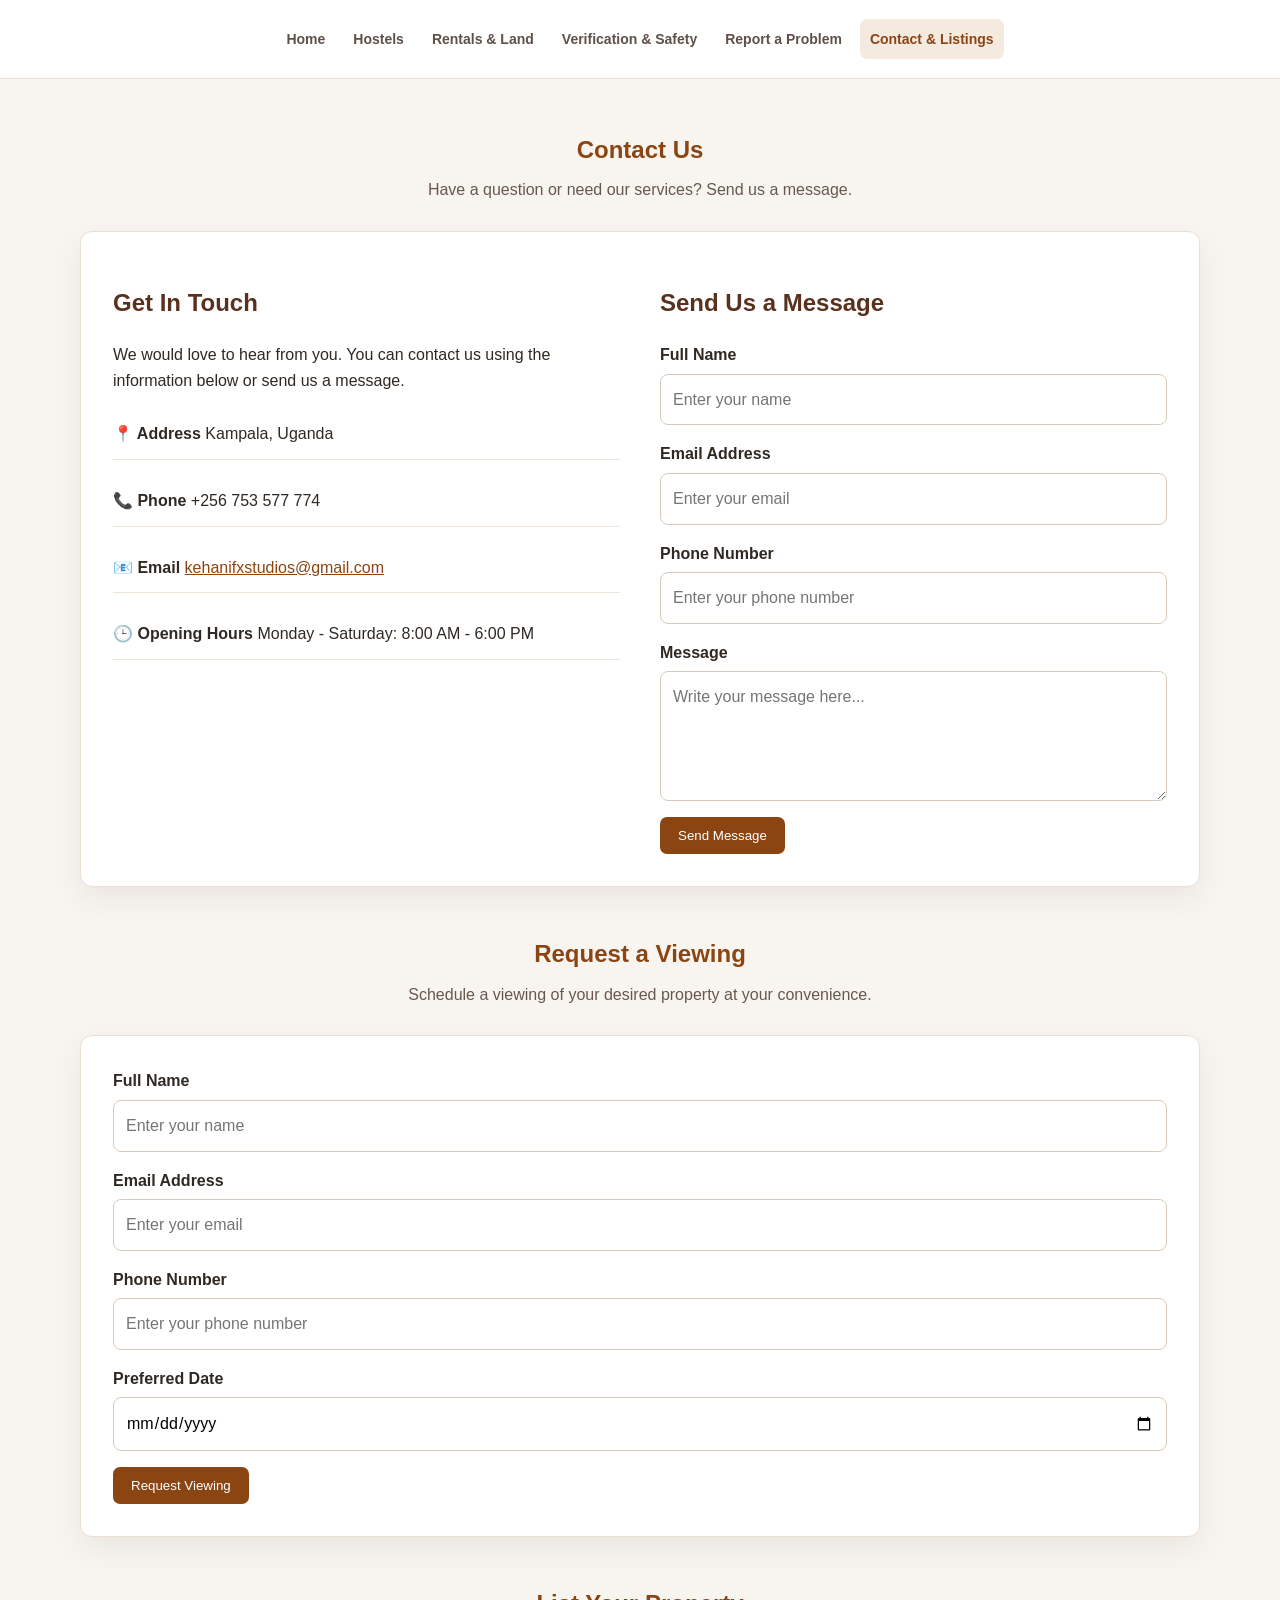
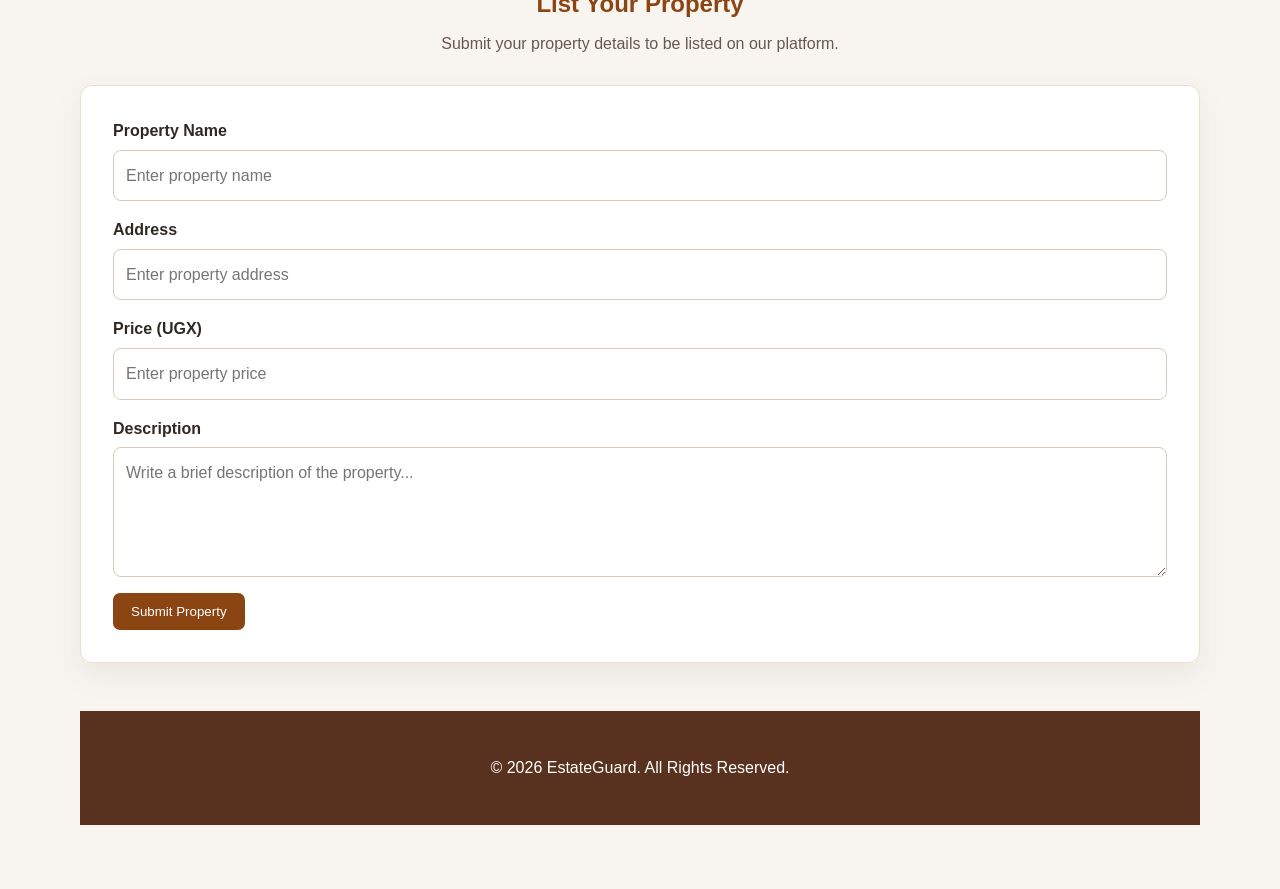
<file: contacts.html>
<!DOCTYPE html>
<html lang="en">
<head>
    <meta charset="UTF-8">
    <meta name="viewport" content="width=device-width, initial-scale=1.0">
    <title>Contact Us | Estate Guard</title>
<link rel="stylesheet" href="style.css">
</head>

<body class="contact-page">
<header class="site-header">
    <nav aria-label="Main">
        <a href="index.html">Home</a>
        <a href="hostels.html">Hostels</a>
        <a href="rentals.html">Rentals &amp; Land</a>
        <a href="verification.html">Verification & Safety</a>
        <a href="report.html">Report a Problem</a>
        <a href="contacts.html" aria-current="page">Contact &amp; Listings</a>
    </nav>
</header>
<main class="wrap">

    <!-- Contact Section -->
    <section class="contact-container">

        <h1>Contact Us</h1>

        <p class="intro">
            Have a question or need our services? Send us a message.
        </p>

        <div class="contact-box">

            <!-- Contact details -->
            <div class="contact-info">

                <h2>Get In Touch</h2>

                <p>
                    We would love to hear from you. You can contact us
                    using the information below or send us a message.
                </p>

                <div class="info-item">
                    <strong>📍 Address</strong>
                    Kampala, Uganda
                </div>

                <div class="info-item">
                    <strong>📞 Phone</strong>
                    +256 753 577 774
                </div>

                <div class="info-item">
                    <strong>📧 Email</strong>
                    <a href="mailto:kehanifxstudios@gmail.com">kehanifxstudios@gmail.com</a>
                </div>

                <div class="info-item">
                    <strong>🕒 Opening Hours</strong>
                    Monday - Saturday: 8:00 AM - 6:00 PM
                </div>

            </div>

            <!-- Contact Form -->
            <div>

                <h2>Send Us a Message</h2>

                <form action="#" method="post">

                    <label for="name">Full Name</label>
                    <input
                        type="text"
                        id="name"
                        name="name"
                        placeholder="Enter your name"
                        required
                    >

                    <label for="email">Email Address</label>
                    <input
                        type="email"
                        id="email"
                        name="email"
                        placeholder="Enter your email"
                        required
                    >

                    <label for="phone">Phone Number</label>
                    <input
                        type="tel"
                        id="phone"
                        name="phone"
                        placeholder="Enter your phone number"
                    >

                    <label for="message">Message</label>
                    <textarea
                        id="message"
                        name="message"
                        placeholder="Write your message here..."
                        required
                    ></textarea>

                    <button type="submit">Send Message</button>

                </form>

            </div>

        </div>

    </section>
    <!-- request a viewing -->
    <section class="viewing-container">
        <h1>Request a Viewing</h1>
        <p class="intro">
            Schedule a viewing of your desired property at your convenience.
        </p>
        <div class="viewing-box">
            <form action="#" method="post">
                <label for="viewing-name">Full Name</label>
                <input
                    type="text"
                    id="viewing-name"
                    name="viewing-name"
                    placeholder="Enter your name"
                    required
                >
                <label for="viewing-email">Email Address</label>
                <input
                    type="email"
                    id="viewing-email"
                    name="viewing-email"
                    placeholder="Enter your email"
                    required
                >
                <label for="viewing-phone">Phone Number</label>
                <input
                    type="tel"
                    id="viewing-phone"
                    name="viewing-phone"
                    placeholder="Enter your phone number"
                    required
                >
                <label for="viewing-date">Preferred Date</label>
                <input
                    type="date"
                    id="viewing-date"
                    name="viewing-date"
                    required
                >
                <button type="submit">Request Viewing</button>
            </form>
        </div>
    </section>
    <!-- List your property -->
    <section class="list-property-container">
        <h1>List Your Property</h1>
        <p class="intro">
            Submit your property details to be listed on our platform.
        </p>
        <div class="list-property-box">
            <form action="#" method="post">
                <label for="property-name">Property Name</label>
                <input
                    type="text"
                    id="property-name"
                    name="property-name"
                    placeholder="Enter property name"
                    required
                >
                <label for="property-address">Address</label>
                <input
                    type="text"
                    id="property-address"
                    name="property-address"
                    placeholder="Enter property address"
                    required
                >
                <label for="property-price">Price (UGX)</label>
                <input
                    type="number"
                    id="property-price"
                    name="property-price"
                    placeholder="Enter property price"
                    required
                >
                <label for="property-description">Description</label>
                <textarea
                    id="property-description"
                    name="property-description"
                    placeholder="Write a brief description of the property..."
                    required
                ></textarea>
                <button type="submit">Submit Property</button>
            </form>
        </div>
        </section>

    <!-- Footer -->
    <footer>
        <p>&copy; 2026 EstateGuard. All Rights Reserved.</p>
    </footer>

</body>
</html>
</file>
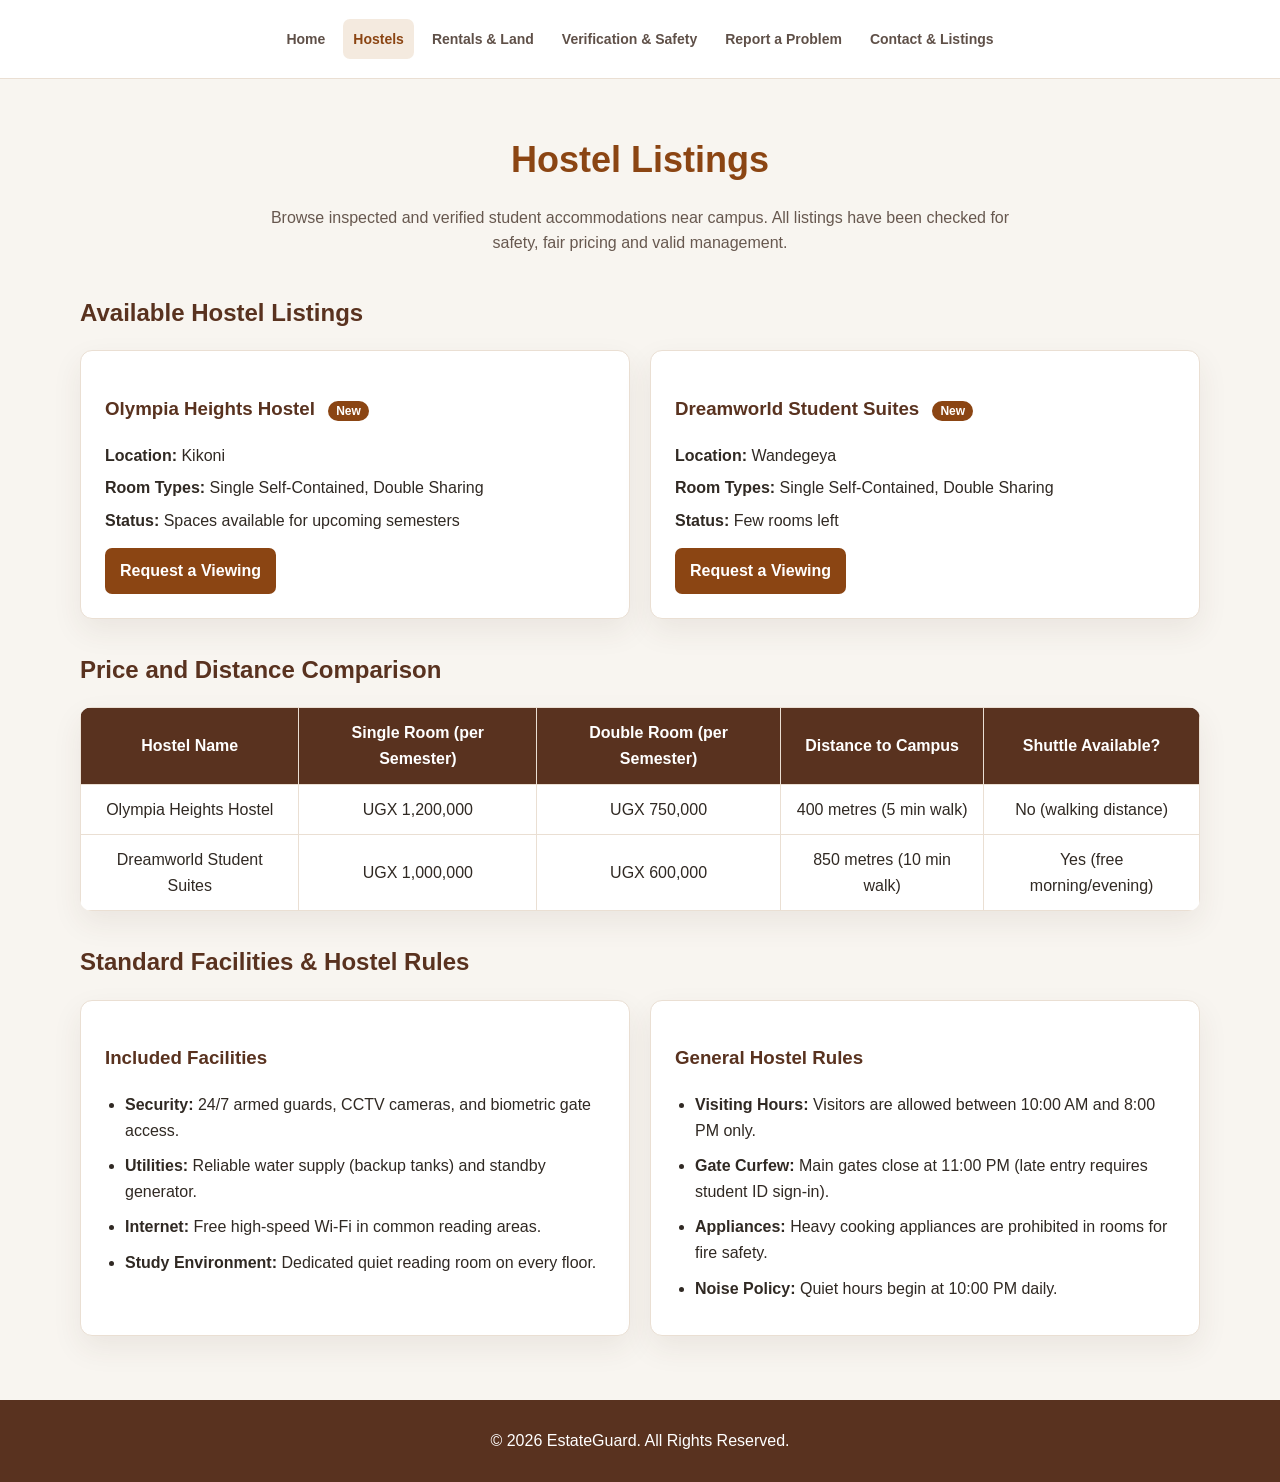
<file: hostels.html>
<!DOCTYPE html>
<html lang="en">
<head>
    <meta charset="UTF-8">
    <meta name="viewport" content="width=device-width, initial-scale=1.0">
    <title>Hostels | Estate Guard</title>
    <link rel="stylesheet" href="style.css">
</head>
<body class="hostel-page">
    <header class="site-header">
        <nav aria-label="Main">
            <a href="index.html">Home</a>
            <a href="hostels.html" aria-current="page">Hostels</a>
            <a href="rentals.html">Rentals &amp; Land</a>
            <a href="verification.html">Verification &amp; Safety</a>
            <a href="report.html">Report a Problem</a>
            <a href="contacts.html">Contact &amp; Listings</a>
        </nav>
    </header>

    <main class="wrap">
        <section class="intro">
            <h1>Hostel Listings</h1>
            <p>Browse inspected and verified student accommodations near campus. All listings have been checked for safety, fair pricing and valid management.</p>
        </section>

        <section class="listings">
            <h2>Available Hostel Listings</h2>
            <div class="grid">
                <article class="card">
                    <h3>Olympia Heights Hostel <span class="badge">New</span></h3>
                    <dl>
                        <dt><strong>Location:</strong> Kikoni</dt>
                        <dt><strong>Room Types:</strong> Single Self-Contained, Double Sharing</dt>
                        <dt><strong>Status:</strong> Spaces available for upcoming semesters</dt>
                    </dl>
                    <a href="contacts.html">Request a Viewing</a>
                </article>

                <article class="card">
                    <h3>Dreamworld Student Suites <span class="badge">New</span></h3>
                    <dl>
                        <dt><strong>Location:</strong> Wandegeya</dt>
                        <dt><strong>Room Types:</strong> Single Self-Contained, Double Sharing</dt>
                        <dt><strong>Status:</strong> Few rooms left</dt>
                    </dl>
                    <a href="contacts.html">Request a Viewing</a>
                </article>
            </div>
        </section>

        <section class="comparison-section">
            <h2>Price and Distance Comparison</h2>
            <div class="table-wrap">
                <table>
                    <thead>
                        <tr>
                            <th scope="col">Hostel Name</th>
                            <th scope="col">Single Room (per Semester)</th>
                            <th scope="col">Double Room (per Semester)</th>
                            <th scope="col">Distance to Campus</th>
                            <th scope="col">Shuttle Available?</th>
                        </tr>
                    </thead>
                    <tbody>
                        <tr>
                            <td>Olympia Heights Hostel</td>
                            <td>UGX 1,200,000</td>
                            <td>UGX 750,000</td>
                            <td>400 metres (5 min walk)</td>
                            <td>No (walking distance)</td>
                        </tr>
                        <tr>
                            <td>Dreamworld Student Suites</td>
                            <td>UGX 1,000,000</td>
                            <td>UGX 600,000</td>
                            <td>850 metres (10 min walk)</td>
                            <td>Yes (free morning/evening)</td>
                        </tr>
                    </tbody>
                </table>
            </div>
        </section>

        <section class="rules-section">
            <h2>Standard Facilities & Hostel Rules</h2>
            <div class="grid">
                <article class="card">
                    <h3>Included Facilities</h3>
                    <ul>
                        <li><strong>Security:</strong> 24/7 armed guards, CCTV cameras, and biometric gate access.</li>
                        <li><strong>Utilities:</strong> Reliable water supply (backup tanks) and standby generator.</li>
                        <li><strong>Internet:</strong> Free high-speed Wi-Fi in common reading areas.</li>
                        <li><strong>Study Environment:</strong> Dedicated quiet reading room on every floor.</li>
                    </ul>
                </article>
                <article class="card">
                    <h3>General Hostel Rules</h3>
                    <ul>
                        <li><strong>Visiting Hours:</strong> Visitors are allowed between 10:00 AM and 8:00 PM only.</li>
                        <li><strong>Gate Curfew:</strong> Main gates close at 11:00 PM (late entry requires student ID sign-in).</li>
                        <li><strong>Appliances:</strong> Heavy cooking appliances are prohibited in rooms for fire safety.</li>
                        <li><strong>Noise Policy:</strong> Quiet hours begin at 10:00 PM daily.</li>
                    </ul>
                </article>
            </div>
        </section>
    </main>

    <footer>&copy; 2026 EstateGuard. All Rights Reserved.</footer>
</body>
</html>
</file>
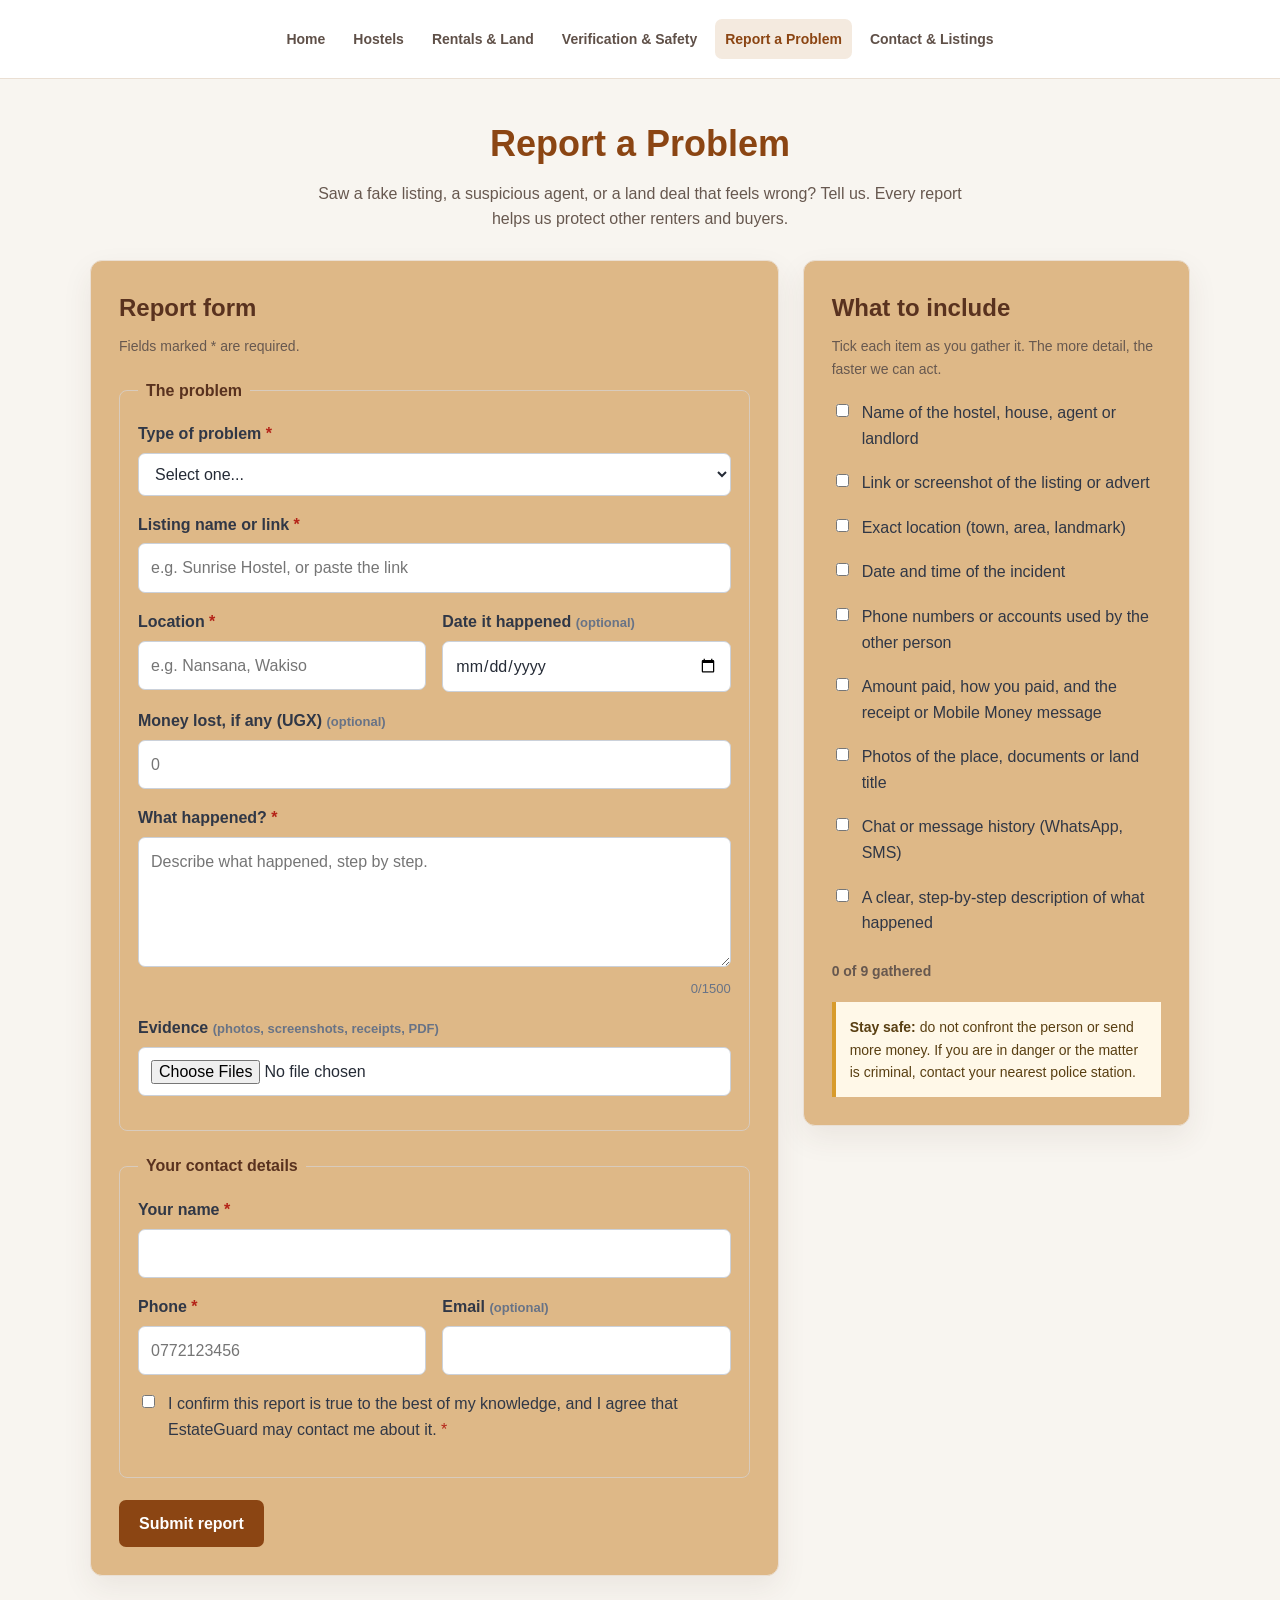
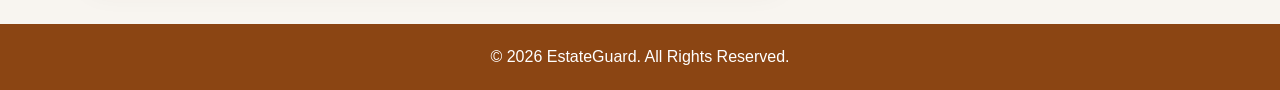
<file: Report.html>
<!DOCTYPE html>
<html lang="en">
<head>
  <meta charset="UTF-8">
  <meta name="viewport" content="width=device-width, initial-scale=1">
  <title>Report a Problem | EstateGuard</title>
  <link rel="stylesheet" href="style.css">
</head>
<body class="report-page">

  <header class="site-header">
      <nav aria-label="Main">
        <a href="index.html">Home</a>
        <a href="hostels.html">Hostels</a>
        <a href="rentals.html">Rentals &amp; Land</a>
        <a href="verification.html">Verification & Safety</a>
        <a href="report.html" aria-current="page">Report a Problem</a>
        <a href="contacts.html">Contact &amp; Listings</a>
      </nav>
  </header>

  <main class="wrap">
    <section class="intro">
      <h1>Report a Problem</h1>
      <p>Saw a fake listing, a suspicious agent, or a land deal that feels wrong?
         Tell us. Every report helps us protect other renters and buyers.</p>
    </section>

    <div class="layout">

      <!-- REPORT FORM -->
      <section class="card" aria-labelledby="form-title">
        <h2 id="form-title">Report form</h2>
        <p class="hint">Fields marked <span style="color:var(--err)">*</span> are required.</p>

        <form id="reportForm" novalidate>

          <fieldset>
            <legend>The problem</legend>

            <div class="field">
              <label for="type">Type of problem <span class="req">*</span></label>
              <select id="type" name="type" required>
                <option value="">Select one...</option>
                <option>Fake or misleading hostel listing</option>
                <option>Fake or misleading rental house</option>
                <option>Land fraud or double selling</option>
                <option>Forged or suspicious land title</option>
                <option>Agent or landlord asking for money upfront</option>
                <option>Listing not matching what I found</option>
                <option>Other</option>
              </select>
              <p class="error">Please choose the type of problem.</p>
            </div>

            <div class="field">
              <label for="listing">Listing name or link <span class="req">*</span></label>
              <input type="text" id="listing" name="listing" required
                     placeholder="e.g. Sunrise Hostel, or paste the link">
              <p class="error">Tell us which listing or property this is about.</p>
            </div>

            <div class="row">
              <div class="field">
                <label for="location">Location <span class="req">*</span></label>
                <input type="text" id="location" name="location" required
                       placeholder="e.g. Nansana, Wakiso">
                <p class="error">Please enter the location.</p>
              </div>
              <div class="field">
                <label for="date">Date it happened <span class="opt">(optional)</span></label>
                <input type="date" id="date" name="date">
              </div>
            </div>

            <div class="field">
              <label for="amount">Money lost, if any (UGX) <span class="opt">(optional)</span></label>
              <input type="number" id="amount" name="amount" min="0" step="1000" placeholder="0">
            </div>

            <div class="field">
              <label for="details">What happened? <span class="req">*</span></label>
              <textarea id="details" name="details" required minlength="30" maxlength="1500"
                        placeholder="Describe what happened, step by step."></textarea>
              <div class="count"><span id="chars">0</span>/1500</div>
              <p class="error">Please describe what happened (at least 30 characters).</p>
            </div>

            <div class="field">
              <label for="evidence">Evidence <span class="opt">(photos, screenshots, receipts, PDF)</span></label>
              <input type="file" id="evidence" name="evidence" multiple accept="image/*,.pdf">
              <p class="error" id="fileError">Each file must be 5 MB or smaller.</p>
            </div>
          </fieldset>

          <fieldset>
            <legend>Your contact details</legend>

            <div class="field">
              <label for="name">Your name <span class="req">*</span></label>
              <input type="text" id="name" name="name" required autocomplete="name">
              <p class="error">Please enter your name.</p>
            </div>

            <div class="row">
              <div class="field">
                <label for="phone">Phone <span class="req">*</span></label>
                <input type="tel" id="phone" name="phone" required autocomplete="tel"
                       pattern="^(\+256|0)7[0-9]{8}$" placeholder="0772123456">
                <p class="error">Enter a valid Ugandan number, e.g. 0772123456 or +256772123456.</p>
              </div>
              <div class="field">
                <label for="email">Email <span class="opt">(optional)</span></label>
                <input type="email" id="email" name="email" autocomplete="email">
                <p class="error">Please enter a valid email address.</p>
              </div>
            </div>

            <div class="field consent">
              <input type="checkbox" id="consent" name="consent" required>
              <label for="consent">I confirm this report is true to the best of my knowledge,
                and I agree that EstateGuard may contact me about it. <span class="req">*</span></label>
            </div>
            <div class="field"><p class="error" id="consentError">Please tick the box to continue.</p></div>
          </fieldset>

          <button type="submit">Submit report</button>
          <div class="success" id="success" role="status" aria-live="polite"></div>
        </form>
      </section>

      <!-- WHAT TO INCLUDE -->
      <aside class="card" aria-labelledby="include-title">
        <h2 id="include-title">What to include</h2>
        <p class="hint">Tick each item as you gather it. The more detail, the faster we can act.</p>

        <ul class="checklist" id="checklist">
          <li><label><input type="checkbox"><span>Name of the hostel, house, agent or landlord</span></label></li>
          <li><label><input type="checkbox"><span>Link or screenshot of the listing or advert</span></label></li>
          <li><label><input type="checkbox"><span>Exact location (town, area, landmark)</span></label></li>
          <li><label><input type="checkbox"><span>Date and time of the incident</span></label></li>
          <li><label><input type="checkbox"><span>Phone numbers or accounts used by the other person</span></label></li>
          <li><label><input type="checkbox"><span>Amount paid, how you paid, and the receipt or Mobile Money message</span></label></li>
          <li><label><input type="checkbox"><span>Photos of the place, documents or land title</span></label></li>
          <li><label><input type="checkbox"><span>Chat or message history (WhatsApp, SMS)</span></label></li>
          <li><label><input type="checkbox"><span>A clear, step-by-step description of what happened</span></label></li>
        </ul>
        <p class="progress" id="progress">0 of 9 gathered</p>

        <div class="safety">
          <strong>Stay safe:</strong> do not confront the person or send more money.
          If you are in danger or the matter is criminal, contact your nearest police station.
        </div>
      </aside>

    </div>
  </main>

  <footer>&copy; 2026 EstateGuard. All Rights Reserved.</footer>
</body>
</html>
</file>
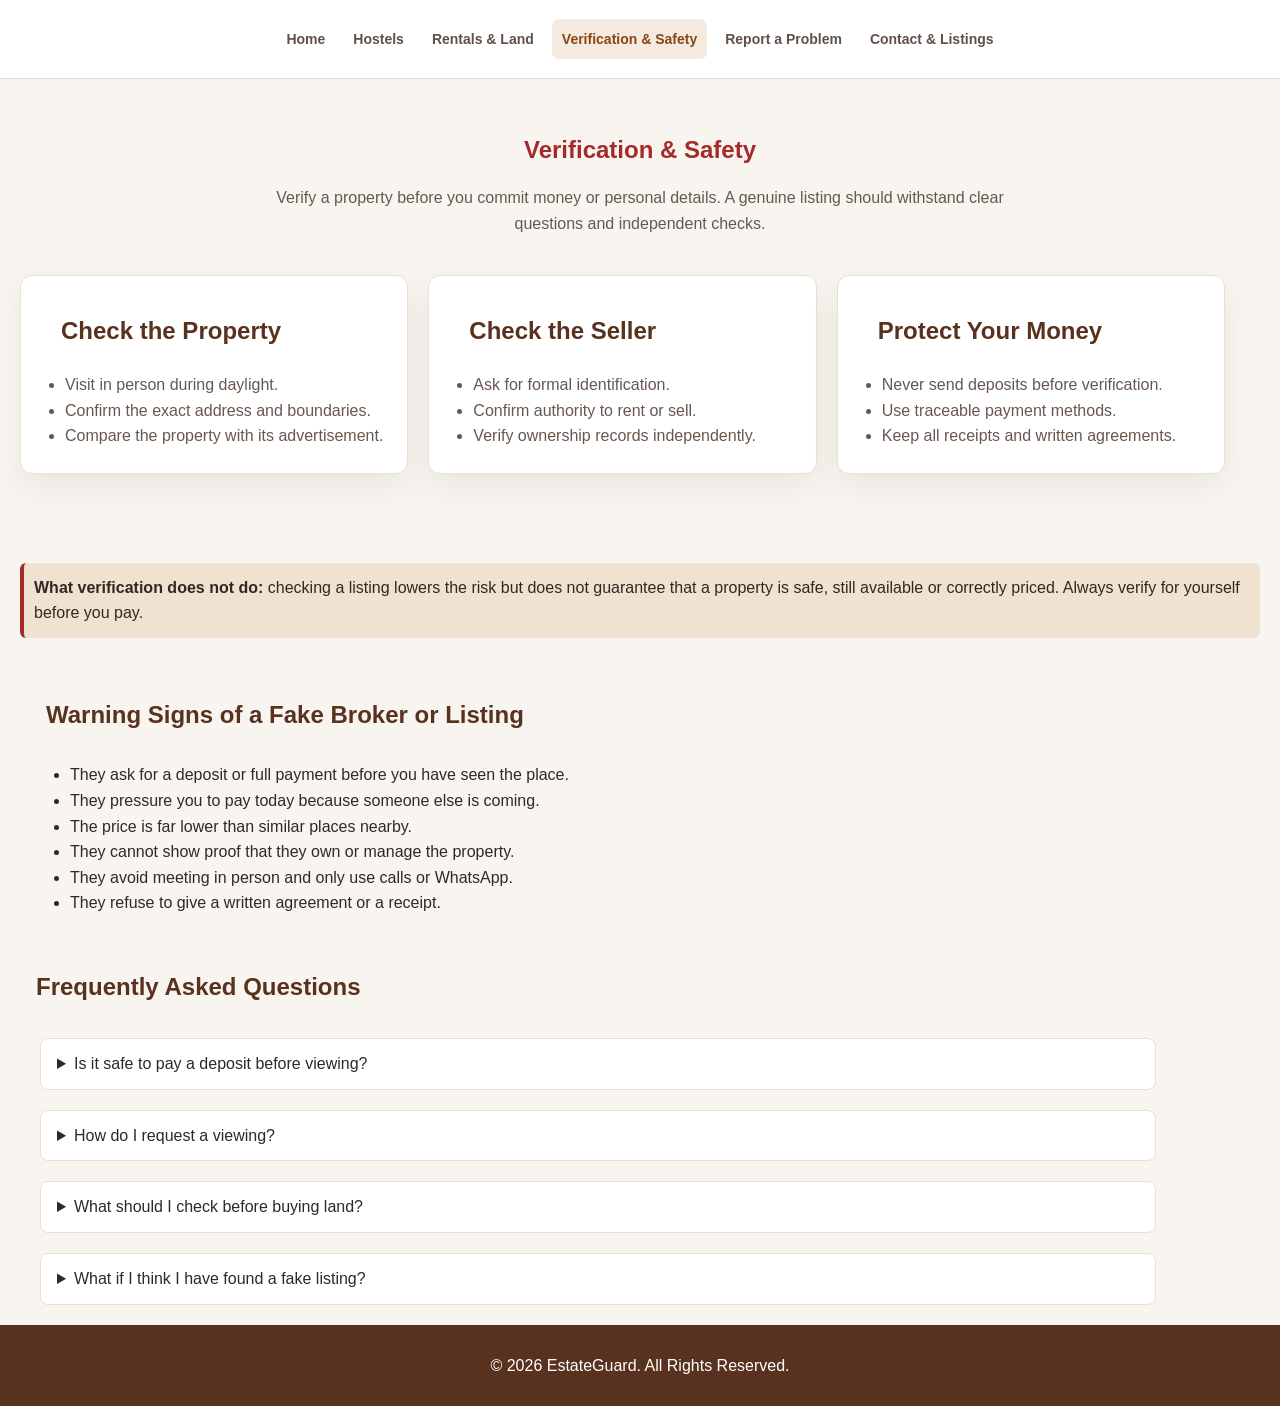
<file: verification.html>
<!DOCTYPE html>
<html lang="en">
<head>
    <meta charset="UTF-8">
    <meta name="viewport" content="width=device-width, initial-scale=1.0">
    <title>Verification &amp; Safety | Estate Guard</title>
    <link rel="stylesheet" href="style.css">
</head>
<body class="verification-page">
    <header class="site-header">
        <nav aria-label="Main">
            <a href="index.html">Home</a>
            <a href="hostels.html">Hostels</a>
            <a href="rentals.html">Rentals &amp; Land</a>
            <a href="verification.html" aria-current="page">Verification &amp; Safety</a>
            <a href="report.html">Report a Problem</a>
            <a href="contacts.html">Contact &amp; Listings</a>
        </nav>
    </header>

    <main class="wrap">
        <section class="intro">
            <h1>Verification &amp; Safety</h1>
            <p>Verify a property before you commit money or personal details. A genuine listing should withstand clear questions and independent checks.</p>
        </section>

        <section class="grid">
            <article class="card">
                <h2>Check the Property</h2>
                <ul>
                    <li>Visit in person during daylight.</li>
                    <li>Confirm the exact address and boundaries.</li>
                    <li>Compare the property with its advertisement.</li>
                </ul>
            </article>
            <article class="card">
                <h2>Check the Seller</h2>
                <ul>
                    <li>Ask for formal identification.</li>
                    <li>Confirm authority to rent or sell.</li>
                    <li>Verify ownership records independently.</li>
                </ul>
            </article>
            <article class="card">
                <h2>Protect Your Money</h2>
                <ul>
                    <li>Never send deposits before verification.</li>
                    <li>Use traceable payment methods.</li>
                    <li>Keep all receipts and written agreements.</li>
                </ul>
            </article>
        </section>
    </main>
    
        <section class="limits">
            <p class="note"><strong>What verification does not do:</strong> checking a listing lowers the risk but does not guarantee that a property is safe, still available or correctly priced. Always verify for yourself before you pay.</p>
        </section>

        <section class="warning-signs">
            <h2>Warning Signs of a Fake Broker or Listing</h2>
            <ul class="signs">
                <li>They ask for a deposit or full payment before you have seen the place.</li>
                <li>They pressure you to pay today because someone else is coming.</li>
                <li>The price is far lower than similar places nearby.</li>
                <li>They cannot show proof that they own or manage the property.</li>
                <li>They avoid meeting in person and only use calls or WhatsApp.</li>
                <li>They refuse to give a written agreement or a receipt.</li>
            </ul>
        </section>

        <section class="faqs">
            <h2>Frequently Asked Questions</h2>
            <details>
                <summary>Is it safe to pay a deposit before viewing?</summary>
                <p>No. Daily Monitor has reported tenants losing money after paying deposits to agents. See the place first, get a written agreement and ask for a receipt.</p>
            </details>
            <details>
                <summary>How do I request a viewing?</summary>
                <p>Use the <a href="contacts.html#viewing">viewing form</a> on the contact page.</p>
            </details>
            <details>
                <summary>What should I check before buying land?</summary>
                <p>Follow the steps in <a href="rentals.html">Rentals &amp; Land</a> and confirm the title at the land registry.</p>
            </details>
            <details>
                <summary>What if I think I have found a fake listing?</summary>
                <p>Tell us on the <a href="report.html">report page</a> so we can look into it.</p>
            </details>
        </section>

    <footer>&copy; 2026 EstateGuard. All Rights Reserved.</footer>
</body>
</html>
</file>
<file: style.css>
/* =========================================================
   ESTATE GUARD - SHARED STYLES
   ========================================================= */
:root {
    --brown: #8b4513;
    --brown-dark: #59321f;
    --brown-soft: #f4eadf;
    --cream: #f8f5f0;
    --white: #ffffff;
    --ink: #302923;
    --muted: #67584f;
    --border: #eadfd3;
    --shadow: 0 12px 30px rgba(79, 55, 40, 0.08);
}

*,
*::before,
*::after {
    box-sizing: border-box;
}

html {
    scroll-behavior: smooth;
}

body {
    margin: 0;
    background: var(--cream);
    color: var(--ink);
    font-family: "Poppins", Arial, sans-serif;
    line-height: 1.6;
}

img {
    max-width: 100%;
    display: block;
}

a {
    color: var(--brown);
}

/* Shared page header */
.site-header {
    min-height: 78px;
    padding: 0 5%;
    background: var(--white);
    border-bottom: 1px solid var(--border);
}

.site-header nav {
    min-height: 78px;
    max-width: 1120px;
    margin: 0 auto;
    display: flex;
    align-items: center;
    justify-content: center;
    flex-wrap: wrap;
    gap: 4px 8px;
}

.site-header a {
    padding: 9px 10px;
    color: #5f5048;
    border-radius: 7px;
    font-size: 14px;
    font-weight: 600;
    text-decoration: none;
}

.site-header a:hover,
.site-header a[aria-current="page"] {
    background: var(--brown-soft);
    color: var(--brown);
}

footer {
    text-align: center;
}

/* INDEX PAGE */
.home-page {
    background: var(--cream);
}

.home-page .site-header {
    padding: 0 5%;
    display: flex;
    align-items: center;
    justify-content: space-between;
    gap: 24px;
}

.home-page .site-header nav {
    min-height: 78px;
    padding: 0;
    background: transparent;
}

.home-page .site-header ul {
    margin: 0;
    padding: 0;
    display: flex;
    align-items: center;
    flex-wrap: wrap;
    list-style: none;
}

.home-page .site-header li {
    margin: 0;
}

.home-page .logo {
    display: flex;
    align-items: center;
    gap: 10px;
    color: var(--brown-dark);
    font-size: 20px;
    font-weight: 800;
    white-space: nowrap;
}

.home-page .shield {
    width: 27px;
    height: 31px;
    background: var(--brown);
    clip-path: polygon(50% 0, 92% 16%, 84% 72%, 50% 100%, 16% 72%, 8% 16%);
}

.home-page .hero {
    min-height: 390px;
    padding: 90px 24px;
    display: flex;
    flex-direction: column;
    align-items: center;
    justify-content: center;
    text-align: center;
    color: var(--white);
    background:
        linear-gradient(90deg, rgba(67, 38, 24, 0.82), rgba(106, 62, 43, 0.55)),
        url("https://images.unsplash.com/photo-1564013799919-ab600027ffc6?w=1600") center 58% / cover;
}

.home-page .hero h1 {
    margin: 0;
    font-size: clamp(42px, 7vw, 76px);
    line-height: 1.05;
    letter-spacing: -2px;
}

.home-page .hero .tagline {
    margin: 18px 0 0;
    font-size: clamp(18px, 2.2vw, 24px);
}

.home-page .container {
    width: min(1120px, calc(100% - 40px));
    margin: 0 auto;
    padding: 54px 0 64px;
}

.home-page .container section {
    margin-bottom: 48px;
}

.home-page .container h1,
.home-page .container h2,
.home-page .card h3 {
    color: var(--brown-dark);
}

.home-page .about-section {
    max-width: 780px;
    margin-left: auto;
    margin-right: auto;
    text-align: center;
}

.home-page .about-section p {
    color: var(--muted);
    font-size: 18px;
}

.home-page .vision-section .card {
    max-width: 780px;
    margin: 0 auto;
    background: var(--brown-dark);
    border-radius: 14px;
    box-shadow: var(--shadow);
}

.home-page .vision-section .card-body {
    padding: 38px;
    text-align: center;
}

.home-page .vision-section h1,
.home-page .vision-section p {
    color: var(--white);
}

.home-page .grid {
    display: grid;
    grid-template-columns: repeat(4, minmax(0, 1fr));
    gap: 18px;
}

.home-page .card {
    overflow: hidden;
    background: var(--white);
    border: 1px solid var(--border);
    border-radius: 12px;
    box-shadow: var(--shadow);
}

.home-page .card-body {
    padding: 22px;
}

.home-page .card h3 {
    margin: 0 0 8px;
}

.home-page .card p {
    margin: 0;
    color: var(--muted);
}

.home-page .services-section .card {
    transition: transform 180ms ease, box-shadow 180ms ease;
}

.home-page .services-section .card:hover {
    transform: translateY(-5px);
    box-shadow: 0 16px 32px rgba(79, 55, 40, 0.12);
}

.home-page .featured-section .grid {
    grid-template-columns: repeat(2, minmax(0, 1fr));
}

.home-page .featured-section .card {
    display: flex;
    flex-direction: column;
    border: 0;
}

.home-page .featured-section .card img {
    width: calc(100% - 24px);
    height: 220px;
    margin: 12px 12px 0;
    object-fit: cover;
    border-radius: 9px;
    transition: filter 180ms ease, transform 180ms ease;
}

.home-page .featured-section .card-body {
    flex: 1;
    display: flex;
    flex-direction: column;
    padding: 26px;
}

.home-page .featured-section .card p {
    min-height: 54px;
}

.home-page .featured-section .card:hover img {
    filter: brightness(0.92);
    transform: scale(1.01);
}

.home-page .btn {
    align-self: flex-start;
    margin-top: auto;
    padding: 10px 16px;
    color: var(--white);
    background: var(--brown);
    border-radius: 7px;
    font-weight: 700;
    text-decoration: none;
}

.home-page .featured-section .btn {
    margin-top: 18px;
}

.home-page .btn:hover {
    background: #743422;
    color: var(--white);
}

.home-page .why-section {
    padding: 34px 38px;
    background: #efe2d1;
    border-radius: 14px;
}

.home-page .why-section ul {
    display: grid;
    grid-template-columns: repeat(2, minmax(0, 1fr));
    gap: 10px 30px;
}

.home-page footer {
    padding: 38px 5%;
    background: var(--brown-dark);
    color: var(--white);
}

.home-page footer ul {
    margin: 0;
    padding: 0;
    display: flex;
    justify-content: center;
    flex-wrap: wrap;
    gap: 8px 28px;
    list-style: none;
}

.home-page footer .copyright {
    margin-top: 24px;
    padding-top: 18px;
    border-top: 1px solid rgba(255, 255, 255, 0.18);
    color: #eadbd0;
}

/* HOSTELS PAGE */
.hostel-page .wrap {
    width: min(1120px, calc(100% - 40px));
    margin: 0 auto;
    padding: 52px 0 64px;
}

.hostel-page .intro {
    max-width: 760px;
    margin: 0 auto 38px;
    text-align: center;
}

.hostel-page .intro h1 {
    margin: 0 0 10px;
    color: var(--brown);
    font-size: clamp(28px, 4vw, 36px);
}

.hostel-page .intro p {
    color: var(--muted);
}

.hostel-page .grid {
    display: grid;
    grid-template-columns: repeat(2, minmax(0, 1fr));
    gap: 20px;
}

.hostel-page .card {
    padding: 24px;
    background: var(--white);
    border: 1px solid var(--border);
    border-radius: 12px;
    box-shadow: var(--shadow);
}

.hostel-page .card h3,
.hostel-page h2 {
    color: var(--brown-dark);
}

.hostel-page dl {
    margin: 0;
}

.hostel-page dt {
    margin-bottom: 7px;
}

.hostel-page .badge {
    margin-left: 8px;
    padding: 3px 8px;
    color: var(--white);
    background: var(--brown);
    border-radius: 999px;
    font-size: 12px;
}

.hostel-page .card a {
    display: inline-block;
    margin-top: 8px;
    padding: 10px 15px;
    color: var(--white);
    background: var(--brown);
    border-radius: 7px;
    text-decoration: none;
    font-weight: 700;
}

.hostel-page table {
    width: 100%;
    border-collapse: collapse;
    background: var(--white);
    border: 1px solid var(--border);
}

.hostel-page .listings,
.hostel-page .comparison-section,
.hostel-page .rules-section {
    margin-top: 32px;
}

.hostel-page .listings h2,
.hostel-page .comparison-section h2,
.hostel-page .rules-section h2 {
    margin: 0 0 18px;
}

.hostel-page .table-wrap {
    overflow-x: auto;
    border-radius: 12px;
    box-shadow: var(--shadow);
}

.hostel-page .rules-section ul {
    margin: 12px 0 0;
    padding-left: 20px;
}

.hostel-page .rules-section li {
    margin-bottom: 10px;
}

.hostel-page footer {
    padding: 28px 20px;
    background: var(--brown-dark);
    color: var(--white);
}

.hostel-page th,
.hostel-page td {
    padding: 12px;
    text-align: center;
    border: 1px solid var(--border);
}

.hostel-page th {
    color: var(--white);
    background: var(--brown-dark);
}

/* RENTALS PAGE  */
.rentals-page .wrap,
.verification-page .wrap {
    width: min(1120px, calc(100% - 40px));
    margin: 0 auto;
    padding: 52px 0 64px;
}

.rentals-page .intro,
.verification-page .intro {
    max-width: 760px;
    margin: 0 auto 38px;
    text-align: center;
}

.rentals-page .intro h1,
.verification-page .intro h1 {
    margin: 0 0 10px;
    color: var(--brown);
}

.rentals-page .intro p,
.verification-page .intro p {
    color: var(--muted);
}

.rentals-page .grid,
.verification-page .grid {
    display: grid;
    grid-template-columns: repeat(3, minmax(0, 1fr));
    gap: 20px;
}

.rentals-page .card,
.verification-page .card {
    padding: 24px;
    background: var(--white);
    border: 1px solid var(--border);
    border-radius: 12px;
    box-shadow: var(--shadow);
}

.rentals-page .card h2,
.rentals-page .card h3,
.verification-page .card h2,
.verification-page .card h3 {
    margin: 0 0 10px;
    color: var(--brown-dark);
}

.rentals-page .card p,
.verification-page .card p,
.verification-page .card li {
    color: var(--muted);
}

.rentals-page .listing-section {
    grid-column: 1 / -1;
    margin-top: 48px;
}

.rentals-page .listing-section h2 {
    margin: 0 0 18px;
    color: var(--brown-dark);
}

.rentals-page .listing-section .grid {
    grid-template-columns: repeat(2, minmax(0, 1fr));
}

.rentals-page .listing-section .card {
    display: flex;
    flex-direction: column;
    overflow: hidden;
    padding: 0;
    border: 0;
}

.rentals-page .listing-section .card img {
    width: calc(100% - 24px);
    height: 220px;
    margin: 12px 12px 0;
    object-fit: cover;
    border-radius: 9px;
    transition: filter 180ms ease, transform 180ms ease;
}

.rentals-page .listing-section .card-body {
    flex: 1;
    display: flex;
    flex-direction: column;
    padding: 22px 24px 24px;
}

.rentals-page .listing-section .card-body p {
    margin: 0 0 5px;
}

.rentals-page .listing-section .card:hover img {
    filter: brightness(0.92);
    transform: scale(1.01);
}

.rentals-page .listing-section .btn {
    align-self: flex-start;
    margin-top: auto;
    padding: 10px 16px;
    color: var(--white);
    background: var(--brown);
    border-radius: 7px;
    font-weight: 700;
    text-decoration: none;
}

.rentals-page footer,
.verification-page footer {
    padding: 28px 20px;
    background: var(--brown-dark);
    color: var(--white);
}

/* VERIFICATION PAGE */
.verification-page .grid {
    grid-template-columns: repeat(3, minmax(0, 1fr));
    display: grid;
    gap: 20px;
    width:fit-content;
    margin:20px;
    margin-bottom: 5px;
}
.verification-page section{
    margin-bottom: 36px;
    unicode-bidi: isolate;
}

.verification-page .card ul {
    margin: 10px 0 0;
    padding-left: 20px;
}
        .verification-page .wrap {
            width: 100%;
            margin: 0 auto;
            padding:52px 0 64px;
        }
        .verification-page .intro {
            max-width: 760px;
            margin: 0 auto 38px;
            text-align: center;
        }

        .verification-page .intro h1 {
            margin: 0 0 10px;
            color: brown;
        }

        .verification-page .intro p {
            color: #67584f;
        }

        .verification-page .grid {
            display: grid;
            grid-template-columns: repeat(3, minmax(0, 1fr));
            gap: 20px;
        }
        .verification-page .card {
            margin: 0;
            padding: 24px;
            background: #fff;
            border: 1px solid #eadfd3;
            border-radius: 12px;
            box-shadow: 0 12px 30px rgba(79, 55, 40, 0.08);
        }
    .verification-page .faqs{
        margin:20px;
    }
        .verification-page .card h2,
        .verification-page .card h3 {
            margin: 0 0 10px;
            color: #59321f;
        }

        .verification-page .card p,
        .verification-page .card li {
            color: #67584f;
        }

        .verification-page footer {
            margin: 0;
            padding: 28px 20px;
            background: #59321f;
            color: #fff;
            border-radius: 0;
        }
        .verification-page .note{
                margin: 20px;
    padding: 12px 10px;
    background: #efe2d1;
    border-left: 4px solid brown;
    border-radius: 6px;
    color:#302923;
    width:fit-content;

}
.verification-page p{
    color:#302923
}
.verification-page .warning-signs{
    padding:10px;
    width: 80%;
    margin:20px;
    margin-bottom: 20px;

}

.signs{
    margin-bottom: 10px;
}
.verification-page details{
    margin-bottom: 10px;
    padding: 12px 16px;
    background: #fff;
    border: 1px solid #eadfd3;
    border-radius: 8px;
    
}
details {
    display: block;
    width:90%;
    margin: 20px;
}
.verification-page h2{
   padding: 12px 16px; 
   margin: 0 0 14px;
    color: #59321f;
}
/* REPORT PAGE */
.report-page .wrap {
    width: min(1100px, calc(100% - 32px));
    margin: 0 auto;
    padding: 36px 0 48px;
}

.report-page .intro {
    margin-bottom: 28px;
    text-align: center;
}

.report-page .intro h1 {
    margin: 0 0 8px;
    color: var(--brown);
    font-size: clamp(28px, 4vw, 36px);
}

.report-page .intro p {
    max-width: 680px;
    margin: 0 auto;
    color: var(--muted);
}

.report-page .layout {
    display: grid;
    grid-template-columns: minmax(0, 1.6fr) minmax(260px, 0.9fr);
    align-items: start;
    gap: 24px;
}

.report-page .card {
    min-width: 0;
    padding: 28px;
    background: #deb887;
    border: 1px solid var(--border);
    border-radius: 12px;
    box-shadow: var(--shadow);
}

.report-page .card h2 {
    margin: 0 0 8px;
    color: var(--brown-dark);
}

.report-page .hint {
    margin: 0 0 20px;
    color: var(--muted);
    font-size: 14px;
}

.report-page fieldset {
    margin: 0 0 22px;
    padding: 18px;
    border: 1px solid #d8cbbd;
    border-radius: 8px;
}

.report-page legend {
    padding: 0 8px;
    color: var(--brown-dark);
    font-weight: 700;
}

.report-page .field {
    margin-bottom: 16px;
}

.report-page .row {
    display: grid;
    grid-template-columns: repeat(2, minmax(0, 1fr));
    gap: 16px;
}

.report-page label {
    display: block;
    margin-bottom: 6px;
    color: #303746;
    font-weight: 600;
}

.report-page input,
.report-page select,
.report-page textarea {
    width: 100%;
    padding: 11px 12px;
    border: 1px solid #cbd1da;
    border-radius: 7px;
    background: var(--white);
    color: #252b36;
    font: inherit;
}

.report-page input:focus,
.report-page select:focus,
.report-page textarea:focus {
    border-color: var(--brown);
    outline: 3px solid rgba(165, 42, 42, 0.14);
}

.report-page textarea {
    min-height: 130px;
    resize: vertical;
}

.report-page .req,
.report-page .error,
.report-page .hint span {
    color: #b42318;
}

.report-page .opt,
.report-page .count {
    color: #687386;
    font-size: 13px;
}

.report-page .count {
    margin-top: 4px;
    text-align: right;
}

.report-page .error {
    display: none;
    margin: 5px 0 0;
    font-size: 13px;
}

.report-page .consent {
    display: flex;
    align-items: flex-start;
    gap: 10px;
}

.report-page .consent input,
.report-page .checklist input {
    width: auto;
    margin-top: 4px;
    accent-color: var(--brown);
}

.report-page .consent label {
    margin: 0;
    font-weight: 400;
}

.report-page button {
    width: auto;
    padding: 11px 20px;
    border: 0;
    border-radius: 7px;
    background: var(--brown);
    color: var(--white);
    font: inherit;
    font-weight: 600;
    cursor: pointer;
}

.report-page .checklist {
    display: grid;
    gap: 13px;
    margin: 0;
    padding: 0;
    list-style: none;
}

.report-page .checklist label {
    display: flex;
    align-items: flex-start;
    gap: 10px;
    color: #303746;
    font-weight: 400;
}

.report-page .progress {
    margin-top: 18px;
    color: var(--muted);
    font-size: 14px;
    font-weight: 600;
}

.report-page .safety {
    margin-top: 20px;
    padding: 14px;
    border-left: 4px solid #d89b2b;
    background: #fff8e8;
    color: #593f12;
    font-size: 14px;
}

.report-page footer {
    padding: 20px;
    background: var(--brown);
    color: var(--white);
}

/* CONTACT PAGE */
.contact-page .wrap {
    width: min(1120px, calc(100% - 40px));
    margin: 0 auto;
    padding: 52px 0 64px;
}

.contact-page .contact-container,
.contact-page .viewing-container,
.contact-page .list-property-container {
    margin-bottom: 48px;
}

.contact-page h1 {
    margin: 0 0 8px;
    color: var(--brown);
    text-align: center;
}

.contact-page .intro {
    margin: 0 auto 28px;
    color: var(--muted);
    text-align: center;
}

.contact-page .contact-box,
.contact-page .viewing-box,
.contact-page .list-property-box {
    padding: 32px;
    background: var(--white);
    border: 1px solid var(--border);
    border-radius: 12px;
    box-shadow: var(--shadow);
}

.contact-page .contact-box {
    display: grid;
    grid-template-columns: repeat(2, minmax(0, 1fr));
    gap: 40px;
}

.contact-page .contact-info h2,
.contact-page .contact-box h2 {
    color: var(--brown-dark);
}

.contact-page .info-item {
    margin: 16px 0;
    padding: 12px 0;
    border-bottom: 1px solid #eee4da;
}

.contact-page form {
    display: flex;
    flex-direction: column;
}

.contact-page label {
    margin-bottom: 6px;
    font-weight: 700;
}

.contact-page input,
.contact-page textarea {
    width: 100%;
    margin-bottom: 16px;
    padding: 12px;
    border: 1px solid #d8cbbd;
    border-radius: 8px;
    font: inherit;
}

.contact-page textarea {
    min-height: 130px;
    resize: vertical;
}

.contact-page input:focus,
.contact-page textarea:focus {
    border-color: var(--brown);
    outline: 3px solid rgba(165, 42, 42, 0.12);
}

.contact-page button {
    align-self: flex-start;
    padding: 11px 18px;
    border: 0;
    border-radius: 7px;
    background: var(--brown);
    color: var(--white);
    cursor: pointer;
}

.contact-page footer {
    margin: 48px 0 0;
    padding: 28px 20px;
    background: var(--brown-dark);
    color: var(--white);
}

/* RESPONSIVE STYLES */
@media (max-width: 980px) {
    .home-page .grid,
    .hostel-page .grid,
    .verification-page .grid {
        grid-template-columns: repeat(2, minmax(0, 1fr));
    }

    .rentals-page .grid {
        grid-template-columns: repeat(2, minmax(0, 1fr));
    }

    .rentals-page .grid[aria-label] {
        grid-template-columns: repeat(3, minmax(0, 1fr));
    }

    .report-page .layout {
        grid-template-columns: 1fr;
    }

    .home-page .site-header {
        align-items: flex-start;
        flex-direction: column;
        padding: 16px 20px;
    }

    .home-page .site-header nav,
    .home-page .site-header ul {
        width: 100%;
    }
}

@media (max-width: 620px) {
    .site-header {
        min-height: auto;
        padding: 12px;
    }

    .site-header nav {
        min-height: auto;
    }

    .site-header a {
        padding: 7px 8px;
        font-size: 12px;
    }

    .home-page .site-header {
        align-items: center;
    }

    .hero {
        min-height: 320px;
    }

    .home-page .container,
    .hostel-page .wrap,
    .rentals-page .wrap,
    .verification-page .wrap,
    .contact-page .wrap {
        width: min(100% - 28px, 1120px);
        padding-top: 38px;
    }

    .home-page .grid,
    .home-page .featured-section .grid,
    .home-page .why-section ul,
    .hostel-page .grid,
    .rentals-page .grid,
    .rentals-page .grid[aria-label],
    .rentals-page .listing-section .grid,
    .verification-page .grid,
    .contact-page .contact-box {
        grid-template-columns: 1fr;
    }

    .home-page .featured-section .card img,
    .rentals-page .listing-section .card img {
        height: 210px;
    }

    .home-page .why-section {
        padding: 28px 24px;
    }

    .home-page footer ul {
        flex-direction: column;
        align-items: center;
    }

    .report-page .wrap {
        width: min(100% - 24px, 1100px);
    }

    .report-page .row {
        grid-template-columns: 1fr;
    }

    .report-page fieldset,
    .report-page .card {
        padding: 14px;
    }

    .contact-page .contact-box,
    .contact-page .viewing-box,
    .contact-page .list-property-box {
        padding: 22px;
    }

}
</file>
